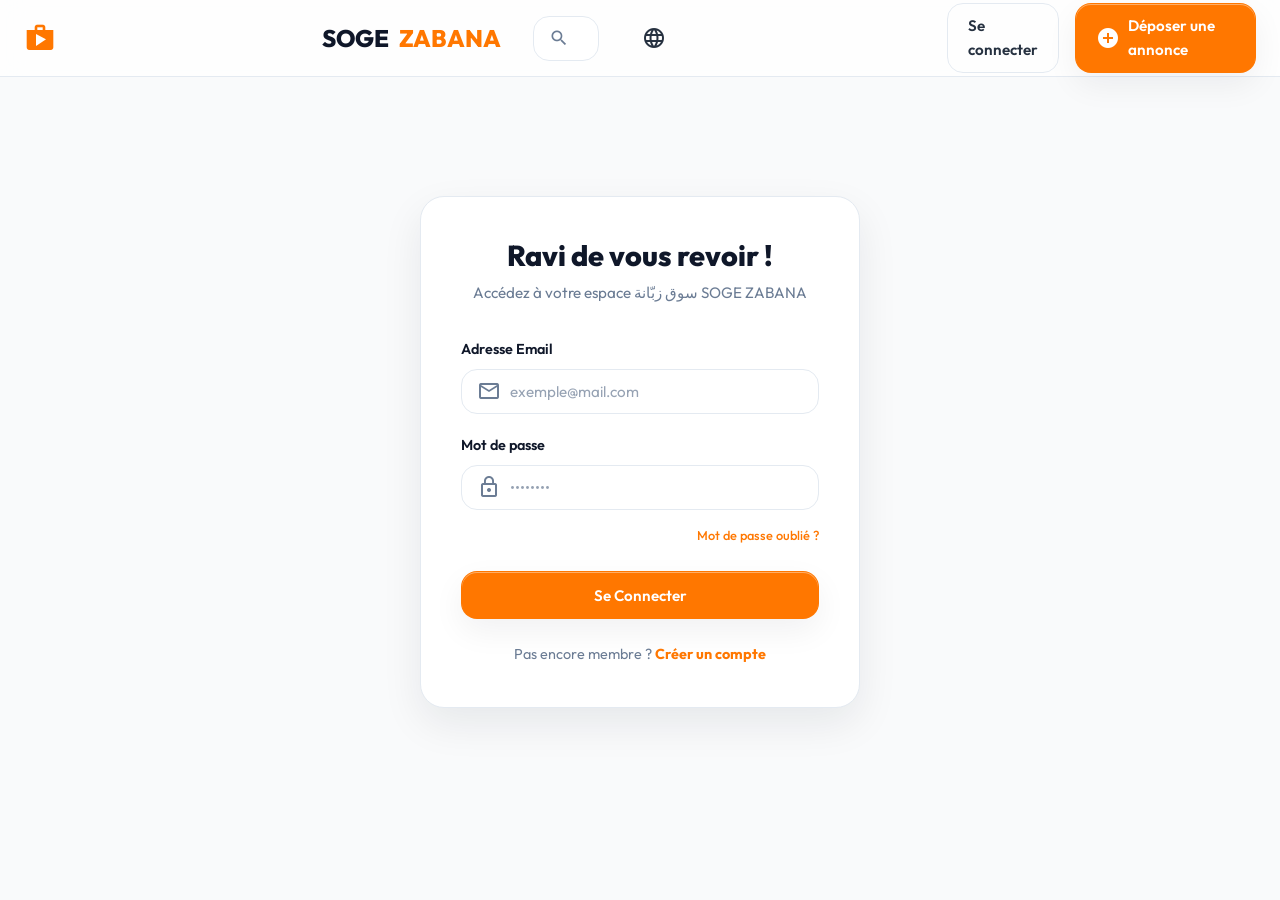
<file: favoris.html>
<!DOCTYPE html>
<html lang="fr">
<head>
    <meta charset="UTF-8">
    <meta name="viewport" content="width=device-width, initial-scale=1.0">
    <title>Mes Favoris - SOOG ZABANA</title>
    <!-- Google Fonts & Icons -->
    <link href="https://fonts.googleapis.com/icon?family=Material+Icons" rel="stylesheet">
    <link rel="stylesheet" href="css/style.css">
    <link rel="stylesheet" href="css/dark.css">
    <link rel="stylesheet" href="css/animation.css">
    <link rel="stylesheet" href="css/responsive.css">
</head>
<body>

    <!-- Header Section (Dynamic) -->
    <header></header>

    <main class="container" style="margin: 40px auto 80px;">
        <div style="display:flex; justify-content:space-between; align-items:center; margin-bottom:32px;">
            <h1 style="font-size:1.8rem; color:var(--secondary); font-weight:800;">Mes Annonces Favorites</h1>
            <a href="index.html" class="btn btn-outline">
                <span class="material-icons">search</span> Continuer mes recherches
            </a>
        </div>

        <!-- Target Grid listings -->
        <div id="favorites-listings-target" style="min-height:300px;">
            <div style="text-align:center; padding:100px 0; color:var(--text-muted);">
                <span class="material-icons" style="font-size:40px; animation:spin 1.5s infinite linear;">sync</span>
                <br>Chargement de vos favoris...
            </div>
        </div>
    </main>

    <!-- Footer page block -->
    <footer>
        <div class="container footer-grid">
            <div class="footer-about">
                <a href="#" class="logo-link" style="color:white; font-size:1.8rem; font-weight:800;">
                    SOGE <span class="highlight">ZABANA</span>
                </a>
                <p>Le marché national 100% digital pour acheter et vendre en toute sécurité et simplicité dans toute l'Algérie.</p>
            </div>
            <div>
                <h3 class="footer-title">Liens Utiles</h3>
                <ul class="footer-links">
                    <li><a href="index.html">Accueil</a></li>
                    <li><a href="publier.html">Déposer une Annonce</a></li>
                    <li><a href="favoris.html">Mes Favoris</a></li>
                </ul>
            </div>
            <div>
                <h3 class="footer-title">Catégories</h3>
                <ul class="footer-links">
                    <li><a href="index.html?category=2">Véhicules</a></li>
                    <li><a href="index.html?category=3">Immobilier</a></li>
                    <li><a href="index.html?category=1">Hautes Technologies</a></li>
                </ul>
            </div>
            <div>
                <h3 class="footer-title">Nous Contacter</h3>
                <ul class="footer-links">
                    <li><a href="mailto:support@soog.dz">support@soog.dz</a></li>
                    <li><a href="tel:0550112233">+213 (0) 550 11 22 33</a></li>
                    <li><a href="#">Oran, Algérie</a></li>
                </ul>
            </div>
        </div>
        <div class="container footer-bottom">
            <span>&copy; 2026 SOGE ZABANA. Tous droits réservés.</span>
            <div class="social-links">
                <a href="#" class="social-icon"><span class="material-icons" style="font-size: 20px;">facebook</span></a>
                <a href="#" class="social-icon"><span class="material-icons" style="font-size: 20px;">send</span></a>
            </div>
        </div>
    </footer>

    <!-- Core Javascript Codes load -->
    <script src="js/config.js"></script>
    <script src="js/api.js"></script>
    <script src="js/auth.js"></script>
    <script src="js/app.js"></script>
    <script src="js/annonces.js"></script>
    <script>
        document.addEventListener('DOMContentLoaded', async () => {
            // Guard
            Auth.requireAuth();

            const user = Auth.getCurrentUser();
            const res = await API.call('getFavoris', { utilisateur_id: user.id });

            if (res.success) {
                if (res.data.length === 0) {
                    document.getElementById('favorites-listings-target').innerHTML = `
                        <div style="text-align: center; padding: 64px 24px; background: var(--surface); border:1px solid var(--border); border-radius: var(--radius-lg);">
                            <span class="material-icons" style="font-size:56px; color:var(--text-muted); margin-bottom:16px;">favorite_border</span>
                            <h3 style="color:var(--secondary); font-size:1.2rem; margin-bottom:8px;">Aucun favori enregistré</h3>
                            <p style="color:var(--text-muted); font-size:0.95rem; margin-bottom:24px; max-width:400px; margin-left:auto; margin-right:auto;">Cliquez sur l'icône de cœur sur les fiches d'annonces de notre catalogue pour les retrouver ici à tout moment.</p>
                            <a href="index.html" class="btn btn-primary">Parcourir les annonces</a>
                        </div>
                    `;
                } else {
                    Annonces.renderGrid('favorites-listings-target', res.data);
                }
            } else {
                alert("Une erreur s'est produite lors de la récupération des favoris.");
            }
        });
    </script>
</body>
</html>
</file>
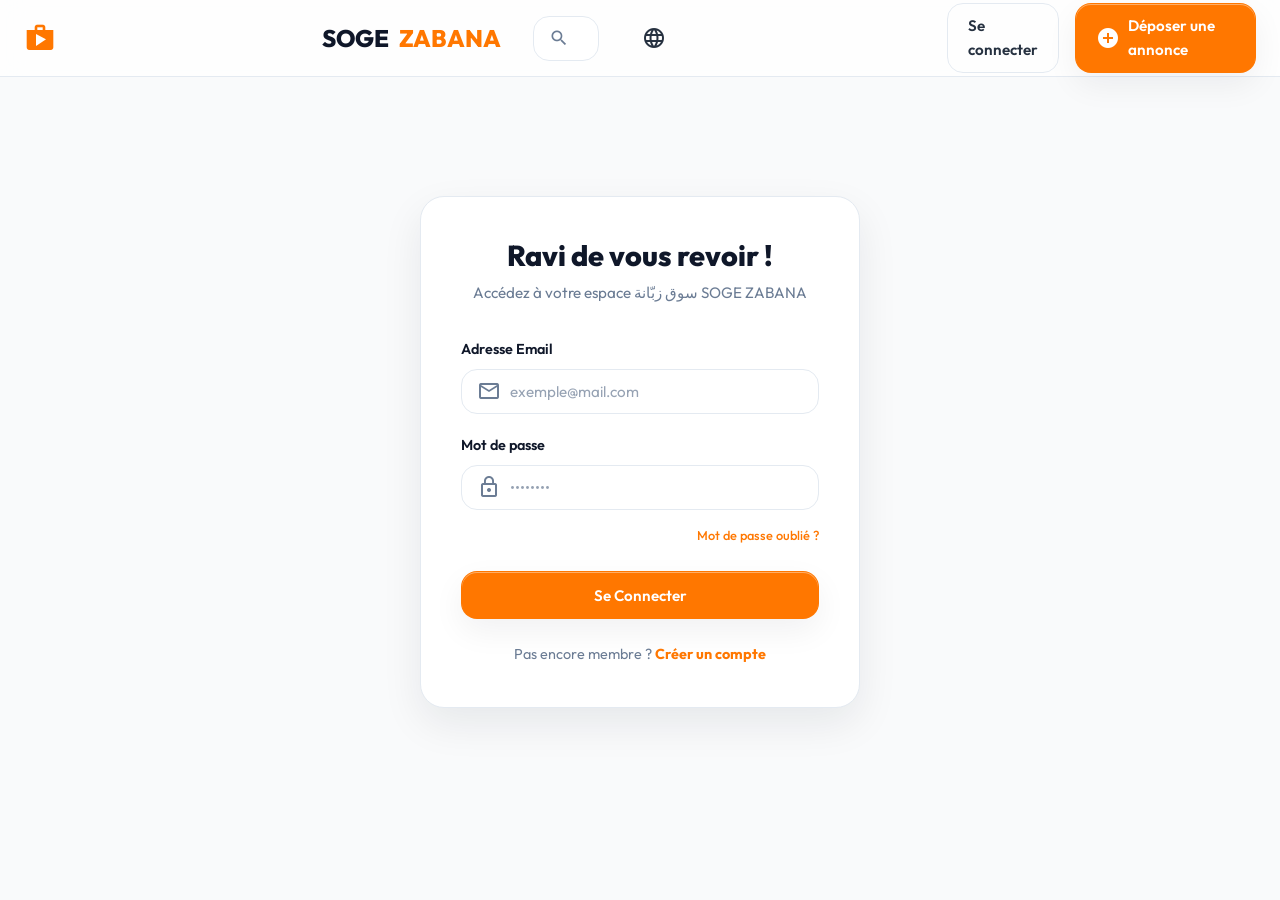
<file: login.html>
<!DOCTYPE html>
<html lang="fr">
<head>
    <meta charset="UTF-8">
    <meta name="viewport" content="width=device-width, initial-scale=1.0">
    <title>Connexion - SOOG ZABANA</title>
    <!-- Google Fonts & Icons -->
    <link href="https://fonts.googleapis.com/icon?family=Material+Icons" rel="stylesheet">
    <link rel="stylesheet" href="css/style.css">
    <link rel="stylesheet" href="css/dark.css">
    <link rel="stylesheet" href="css/animation.css">
    <link rel="stylesheet" href="css/responsive.css">
    <style>
        .auth-wrapper {
            display: flex;
            align-items: center;
            justify-content: center;
            min-height: calc(100vh - 150px);
            padding: 40px 24px;
        }
        .auth-card {
            background: var(--surface);
            border: 1px solid var(--border);
            border-radius: var(--radius-lg);
            width: 100%;
            max-width: 440px;
            padding: 40px;
            box-shadow: var(--shadow-lg);
            transition: var(--transition);
        }
        .auth-title {
            font-size: 1.8rem;
            font-weight: 800;
            margin-bottom: 8px;
            text-align: center;
            color: var(--secondary);
        }
        .auth-subtitle {
            text-align: center;
            color: var(--text-muted);
            font-size: 0.95rem;
            margin-bottom: 32px;
        }
    </style>
</head>
<body>

    <!-- Header Section (Dynamic) -->
    <header></header>

    <main class="container auth-wrapper">
        <div class="auth-card animate-fade-up">
            <h1 class="auth-title">Ravi de vous revoir !</h1>
            <p class="auth-subtitle">Accédez à votre espace سوق زبّانة SOGE ZABANA</p>
            
            <!-- Error Banner Message -->
            <div id="auth-error-banner" style="display:none; padding:12px 16px; background:rgba(239, 68, 68, 0.1); border:1px solid var(--error); color:var(--error); border-radius:var(--radius-sm); margin-bottom:20px; font-weight:600; font-size: 0.9rem;"></div>

            <form id="login-form">
                <!-- Email field -->
                <div class="form-group">
                    <label class="form-label" for="login-email">Adresse Email</label>
                    <div class="form-control-icon-wrapper">
                        <span class="material-icons form-icon">mail_outline</span>
                        <input type="email" id="login-email" class="form-control" placeholder="exemple@mail.com" required>
                    </div>
                </div>

                <!-- Password field -->
                <div class="form-group">
                    <label class="form-label" for="login-password">Mot de passe</label>
                    <div class="form-control-icon-wrapper">
                        <span class="material-icons form-icon">lock_outline</span>
                        <input type="password" id="login-password" class="form-control" placeholder="••••••••" required>
                    </div>
                    <div style="text-align: right; margin-top: 4px;">
                        <a href="#" style="font-size: 0.8rem; color:var(--primary); font-weight:500;">Mot de passe oublié ?</a>
                    </div>
                </div>

                <div class="form-group" style="margin-top:24px;">
                    <button type="submit" id="login-submit-btn" class="btn btn-primary" style="width:100%; height:48px;">
                        Se Connecter
                    </button>
                </div>
            </form>

            <div style="text-align:center; margin-top:24px; font-size:0.9rem; color:var(--text-muted);">
                Pas encore membre ? <a href="register.html" style="color:var(--primary); font-weight:700;">Créer un compte</a>
            </div>
        </div>
    </main>

    <!-- Core Javascript Codes load -->
    <script src="js/config.js"></script>
    <script src="js/api.js"></script>
    <script src="js/auth.js"></script>
    <script src="js/app.js"></script>
    <script>
        document.addEventListener('DOMContentLoaded', () => {
            // Check if user is already signed in
            if (Auth.isAuthenticated()) {
                window.location.href = "index.html";
            }

            const form = document.getElementById('login-form');
            const submitBtn = document.getElementById('login-submit-btn');
            const errBanner = document.getElementById('auth-error-banner');

            form.addEventListener('submit', async (e) => {
                e.preventDefault();
                errBanner.style.display = 'none';

                const email = document.getElementById('login-email').value.trim();
                const pass = document.getElementById('login-password').value;

                submitBtn.disabled = true;
                submitBtn.innerText = "Connexion...";

                const res = await Auth.login(email, pass);

                if (res.success) {
                    // Extract redirect URL parameters if exists
                    const urlParams = new URLSearchParams(window.location.search);
                    const redirect = urlParams.get('redirect');
                    window.location.href = redirect ? decodeURIComponent(redirect) : "index.html";
                } else {
                    submitBtn.disabled = false;
                    submitBtn.innerText = "Se Connecter";
                    errBanner.innerText = res.error || "Une erreur est survenue lors de la connexion.";
                    errBanner.style.display = 'block';
                }
            });
        });
    </script>
</body>
</html>
</file>
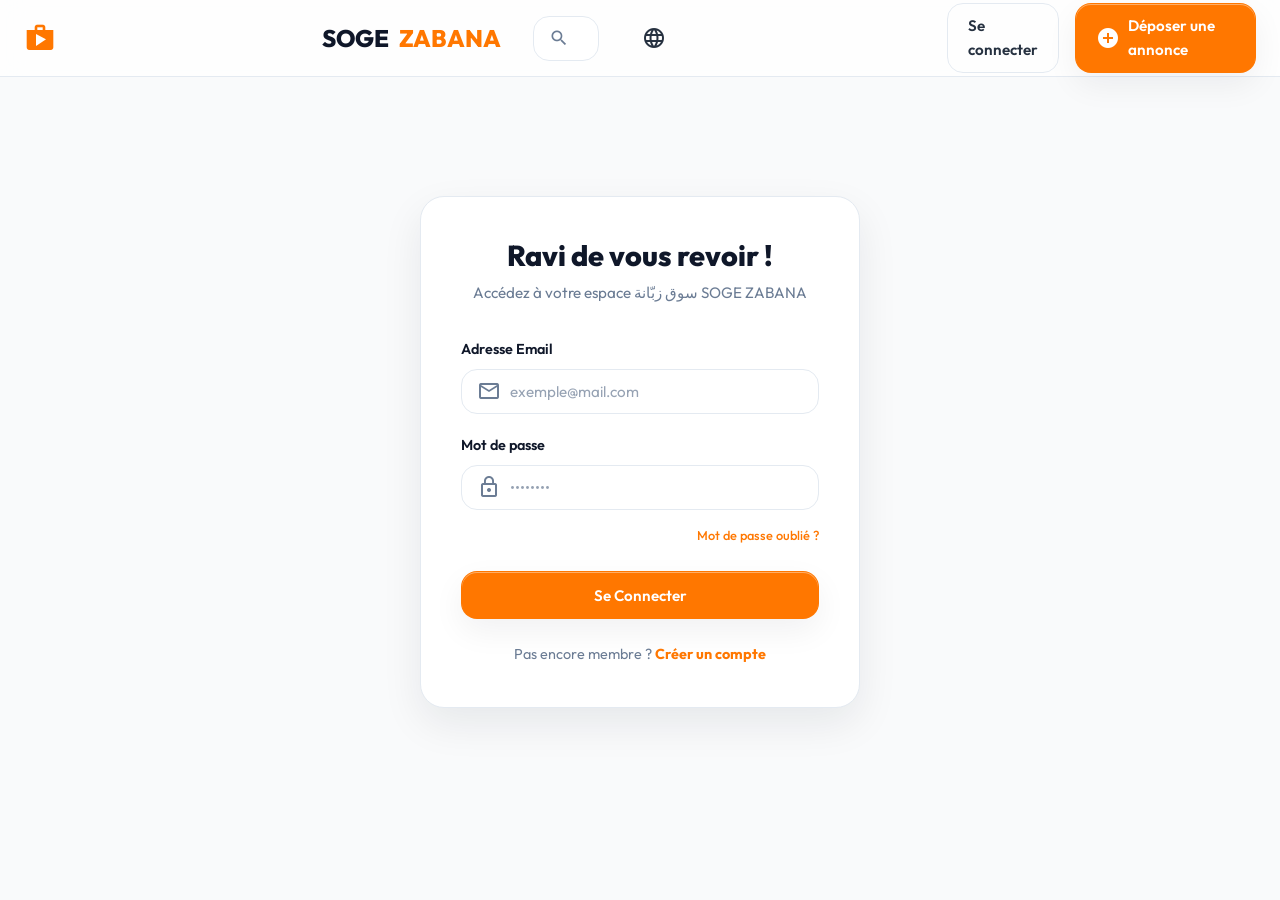
<file: profil.html>
<!DOCTYPE html>
<html lang="fr">
<head>
    <meta charset="UTF-8">
    <meta name="viewport" content="width=device-width, initial-scale=1.0">
    <title>Mon Profil - SOOG ZABANA</title>
    <!-- Google Fonts & Icons -->
    <link href="https://fonts.googleapis.com/icon?family=Material+Icons" rel="stylesheet">
    <link rel="stylesheet" href="css/style.css">
    <link rel="stylesheet" href="css/dark.css">
    <link rel="stylesheet" href="css/animation.css">
    <link rel="stylesheet" href="css/responsive.css">
    <style>
        .profile-container-layout {
            margin: 40px auto 80px;
            display: grid;
            grid-template-columns: 260px 1fr;
            gap: 32px;
        }
        .profile-sidebar {
            background: var(--surface);
            border: 1px solid var(--border);
            border-radius: var(--radius-lg);
            padding: 24px 16px;
            height: fit-content;
            box-shadow: var(--shadow-sm);
        }
        .profile-menu-list {
            list-style: none;
            display: flex;
            flex-direction: column;
            gap: 8px;
        }
        .profile-menu-item {
            display: flex;
            align-items: center;
            gap: 12px;
            padding: 12px 16px;
            border-radius: var(--radius-md);
            font-weight: 600;
            color: var(--text-muted);
            cursor: pointer;
            transition: var(--transition);
        }
        .profile-menu-item:hover, .profile-menu-item.active {
            color: var(--primary);
            background: var(--primary-soft);
        }
        .profile-content-box {
            background: var(--surface);
            border: 1px solid var(--border);
            border-radius: var(--radius-lg);
            padding: 32px;
            box-shadow: var(--shadow-sm);
        }
        /* Mobile dashboard rules */
        @media(max-width: 900px) {
            .profile-container-layout {
                grid-template-columns: 1fr;
            }
        }
        /* Chat box specifics styling */
        .chat-app-box {
            display: grid;
            grid-template-columns: 240px 1fr;
            height: 500px;
            border: 1px solid var(--border);
            border-radius: var(--radius-md);
            overflow: hidden;
            background: var(--surface);
        }
        .chat-contacts-col {
            border-right: 1px solid var(--border);
            overflow-y: auto;
            background: var(--bg);
        }
        .chat-contact-row {
            padding: 16px;
            border-bottom: 1px solid var(--border);
            cursor: pointer;
            transition: var(--transition);
        }
        .chat-contact-row.active {
            background: var(--surface);
            border-left: 4px solid var(--primary);
        }
        .chat-viewport-col {
            display: flex;
            flex-direction: column;
            height: 100%;
        }
        .chat-history-viewport {
            flex: 1;
            padding: 20px;
            overflow-y: auto;
            background: rgba(15,23,42,0.01);
            display: flex;
            flex-direction: column;
            gap: 12px;
        }
        .chat-bubble {
            max-width: 70%;
            padding: 10px 16px;
            border-radius: var(--radius-md);
            font-size: 0.9rem;
        }
        .chat-bubble.sent {
            background: var(--primary);
            color: white;
            align-self: flex-end;
            border-bottom-right-radius: 2px;
        }
        .chat-bubble.received {
            background: var(--bg);
            color: var(--text);
            align-self: flex-start;
            border-bottom-left-radius: 2px;
            border: 1px solid var(--border);
        }
        .chat-input-row {
            padding: 12px 16px;
            border-top: 1px solid var(--border);
            display: flex;
            gap: 12px;
            background: var(--surface);
        }
    </style>
</head>
<body>

    <!-- Header Section (Dynamic) -->
    <header></header>

    <main class="container profile-container-layout">
        <!-- Dashboard Sidebar navigation -->
        <aside class="profile-sidebar">
            <div style="text-align:center; padding:16px 0 24px; border-bottom:1px solid var(--border); margin-bottom:20px;">
                <div class="profile-avatar" id="sidebar-user-avatar" style="width:64px; height:64px; margin:0 auto 12px; border-radius:50%; background:var(--secondary); color:white; display:flex; align-items:center; justify-content:center; font-size:1.8rem; font-weight:800;">U</div>
                <h3 id="sidebar-user-name" style="font-size:1.05rem; font-weight:700;">Chargement...</h3>
                <span id="sidebar-user-email" style="font-size:0.75rem; color:var(--text-muted);">...</span>
            </div>
            
            <ul class="profile-menu-list">
                <li class="profile-menu-item active" data-tab="account">
                    <span class="material-icons">manage_accounts</span> Mon Compte
                </li>
                <li class="profile-menu-item" data-tab="ads">
                    <span class="material-icons">collections</span> Mes Annonces
                </li>
                <li class="profile-menu-item" data-tab="chat">
                    <span class="material-icons">chat</span> Messagerie
                </li>
            </ul>
        </aside>

        <!-- Dynamic profile window section changes -->
        <section class="profile-content-box animate-fade-up">
            
            <!-- A. Account Settings Panel Tab -->
            <div id="tab-section-account" class="tab-target-panel">
                <h2 style="font-size:1.3rem; margin-bottom:24px; color:var(--secondary);">Paramètres du Compte</h2>
                <form id="profile-details-form">
                    <div style="display:grid; grid-template-columns: 1fr 1fr; gap:16px;">
                        <div class="form-group">
                            <label class="form-label" for="prof-prenom">Prénom</label>
                            <input type="text" id="prof-prenom" class="form-control" required>
                        </div>
                        <div class="form-group">
                            <label class="form-label" for="prof-nom">Nom</label>
                            <input type="text" id="prof-nom" class="form-control" required>
                        </div>
                    </div>

                    <div class="form-group">
                        <label class="form-label" for="prof-email">Adresse Email</label>
                        <input type="email" id="prof-email" class="form-control" required>
                    </div>

                    <div class="form-group">
                        <label class="form-label" for="prof-tel">Téléphone</label>
                        <input type="tel" id="prof-tel" class="form-control" required>
                    </div>

                    <div class="form-group">
                        <label class="form-label" for="prof-pass">Nouveau mot de passe (laisser vide pour inchangé)</label>
                        <input type="password" id="prof-pass" class="form-control" placeholder="••••••••">
                    </div>

                    <button type="submit" class="btn btn-primary" style="margin-top:20px; height:48px;">Sauvegarder les modifications</button>
                </form>
            </div>

            <!-- B. My Ads Panel Tab -->
            <div id="tab-section-ads" class="tab-target-panel" style="display:none;">
                <h2 style="font-size:1.3rem; margin-bottom:24px; color:var(--secondary);">Gestion de mes annonces</h2>
                <div id="my-profile-ads-grid" style="display:grid; grid-template-columns:repeat(auto-fill, minmax(220px, 1fr)); gap:20px;"></div>
            </div>

            <!-- C. Private Live messages panel -->
            <div id="tab-section-chat" class="tab-target-panel" style="display:none;">
                <h2 style="font-size:1.3rem; margin-bottom:24px; color:var(--secondary);">Messagerie Privée</h2>
                
                <div class="chat-app-box">
                    <!-- Conversations list column left -->
                    <div class="chat-contacts-col" id="chat-contacts-target"></div>
                    
                    <!-- Viewport thread display right -->
                    <div class="chat-viewport-col">
                        <div class="chat-history-viewport" id="chat-conversation-thread">
                            <div style="margin: auto; text-align:center; color:var(--text-muted);">
                                <span class="material-icons" style="font-size:48px;">chat_bubble_outline</span>
                                <div>Sélectionnez une discussion pour commencer à discuter</div>
                            </div>
                        </div>

                        <div class="chat-input-row" id="chat-entry-box" style="display:none;">
                            <input type="text" id="chat-text-input" class="form-control" placeholder="Votre message...">
                            <button id="chat-send-btn" class="btn btn-primary">
                                <span class="material-icons">send</span>
                            </button>
                        </div>
                    </div>
                </div>
            </div>
        </section>
    </main>

    <!-- Core Javascript Codes load -->
    <script src="js/config.js"></script>
    <script src="js/api.js"></script>
    <script src="js/auth.js"></script>
    <script src="js/app.js"></script>
    <script src="js/annonces.js"></script>
    <script>
        document.addEventListener('DOMContentLoaded', async () => {
            // Guard auth
            Auth.requireAuth();

            const user = Auth.getCurrentUser();
            
            // Populate sidebar
            document.getElementById('sidebar-user-avatar').innerText = user.prenom.charAt(0).toUpperCase();
            document.getElementById('sidebar-user-name').innerText = `${user.prenom} ${user.nom}`;
            document.getElementById('sidebar-user-email').innerText = user.email;

            // Prefill Profile form settings
            document.getElementById('prof-prenom').value = user.prenom;
            document.getElementById('prof-nom').value = user.nom;
            document.getElementById('prof-email').value = user.email;
            document.getElementById('prof-tel').value = user.telephone;

            // Tab toggling links logic
            const sidebarTabs = document.querySelectorAll('.profile-menu-item');
            sidebarTabs.forEach(tab => {
                tab.addEventListener('click', () => {
                    sidebarTabs.forEach(t => t.classList.remove('active'));
                    tab.classList.add('active');

                    const target = tab.getAttribute('data-tab');
                    document.querySelectorAll('.tab-target-panel').forEach(p => p.style.display = 'none');
                    document.getElementById(`tab-section-${target}`).style.display = 'block';

                    if (target === 'ads') loadUserPublishings();
                    if (target === 'chat') loadUserMessages();
                });
            });

            // Redirect to appropriate tab from URL param
            const urlParams = new URLSearchParams(window.location.search);
            const tabParam = urlParams.get('tab');
            if (tabParam) {
                const tabEl = document.querySelector(`.profile-menu-item[data-tab="${tabParam}"]`);
                if (tabEl) tabEl.click();
            }

            // Save Account modifications
            const profileForm = document.getElementById('profile-details-form');
            profileForm.addEventListener('submit', async (e) => {
                e.preventDefault();

                const updates = {
                    prenom: document.getElementById('prof-prenom').value.trim(),
                    nom: document.getElementById('prof-nom').value.trim(),
                    email: document.getElementById('prof-email').value.trim(),
                    telephone: document.getElementById('prof-tel').value.trim(),
                };

                const newPass = document.getElementById('prof-pass').value;
                if (newPass) updates.mot_de_passe = newPass;

                const res = await API.call('modifierUtilisateur', { id: user.id, role: user.role, updates });
                if (res.success) {
                    alert("Compte mis à jour !");
                    // Sync session cache
                    localStorage.setItem(CONFIG.STORAGE_PREFIX + "session", JSON.stringify({ ...user, ...updates }));
                    window.location.reload();
                } else {
                    alert(res.error);
                }
            });

            // LOAD Tab Part B: User Listings
            async function loadUserPublishings() {
                const adsContainer = document.getElementById('my-profile-ads-grid');
                adsContainer.innerHTML = '<div style="grid-column:1/-1; text-align:center;">Chargement...</div>';

                const results = await API.call('getAnnonces', { includeInactive: true });
                if (results.success) {
                    // Filter matching ads belonging to user
                    const myAds = results.data.filter(a => a.utilisateur_id == user.id);
                    adsContainer.innerHTML = '';

                    if (myAds.length === 0) {
                        adsContainer.innerHTML = `<div style="grid-column: 1/-1; text-align:center; color:var(--text-muted); padding:32px;">Aucun dépôt d'annonce effectué.</div>`;
                        return;
                    }

                    myAds.forEach(ad => {
                        const card = document.createElement('div');
                        card.className = 'card';
                        card.style.background = 'var(--surface)';
                        card.style.border = '1px solid var(--border)';
                        card.style.borderRadius = 'var(--radius-md)';
                        card.style.overflow = 'hidden';
                        card.style.position = 'relative';

                        const imgUrl = ad.images[0] || 'data:image/svg+xml;utf8,<svg xmlns="http://www.w3.org/2000/svg" width="300" height="200" fill="%23eee"></svg>';
                        const statusClass = ad.statut === 'valide' ? 'badge-success' : 'badge-danger';

                        card.innerHTML = `
                            <div style="aspect-ratio:16/9; overflow:hidden;">
                                <img src="${imgUrl}" style="width:100%; height:100%; object-fit:cover;">
                            </div>
                            <div style="padding:12px;">
                                <h4 style="font-size:0.85rem; font-weight:700; white-space:nowrap; overflow:hidden; text-overflow:ellipsis;">${ad.titre}</h4>
                                <div style="display:flex; justify-content:space-between; align-items:center; margin-top:8px;">
                                    <span class="badge ${statusClass}">${ad.statut.toUpperCase()}</span>
                                    <button class="btn-delete-ad" data-id="${ad.id}" style="border:none; background:transparent; color:var(--error); cursor:pointer;"><span class="material-icons" style="font-size:18px;">delete</span></button>
                                </div>
                            </div>
                        `;

                        card.querySelector('.btn-delete-ad').addEventListener('click', async (e) => {
                            e.preventDefault();
                            if (confirm("Voulez-vous supprimer définitivement cette annonce ?")) {
                                const delRes = await API.call('supprimerAnnonce', { id: ad.id, utilisateur_id: user.id });
                                if (delRes.success) {
                                    loadUserPublishings();
                                } else {
                                    alert(delRes.error);
                                }
                            }
                        });

                        adsContainer.appendChild(card);
                    });
                }
            }

            // LOAD Tab Part C: Messagerie Live chats
            let activeContactId = null;
            let activeAdId = null;
            let chatPoller = null;

            async function loadUserMessages() {
                const contactsBox = document.getElementById('chat-contacts-target');
                contactsBox.innerHTML = '<div style="padding:16px; text-align:center;">...</div>';

                const msgResults = await API.call('getMessages', { utilisateur_id: user.id });
                if (msgResults.success) {
                    const messages = msgResults.data;
                    const threadedContacts = {};

                    // Reduce messages into unique contact+ad keys
                    messages.forEach(m => {
                        const otherId = m.expediteur_id == user.id ? m.destinataire_id : m.expediteur_id;
                        const key = `${otherId}-${m.annonce_id}`;
                        if (!threadedContacts[key]) {
                            threadedContacts[key] = {
                                otherId,
                                adId: m.annonce_id,
                                latestMsg: m,
                                count: 1
                            };
                        } else {
                            if (new Date(m.date_envoi) > new Date(threadedContacts[key].latestMsg.date_envoi)) {
                                threadedContacts[key].latestMsg = m;
                            }
                            threadedContacts[key].count++;
                        }
                    });

                    contactsBox.innerHTML = '';
                    const contactKeys = Object.keys(threadedContacts);
                    
                    if (contactKeys.length === 0) {
                        contactsBox.innerHTML = '<div style="padding:20px; text-align:center; color:var(--text-muted); font-size:0.85rem;">Aucune conversation</div>';
                        return;
                    }

                    // Loop dynamic listings card row contacts list
                    for (const key of contactKeys) {
                        const context = threadedContacts[key];
                        // Fetch other user name
                        const usersListResult = await API.call('getAdminUsers', { role: 'admin' }); // Hack, emulator fetches all matching
                        const otherUser = usersListResult.success ? usersListResult.data.find(u => u.id == context.otherId) : null;
                        const otherName = otherUser ? `${otherUser.prenom} ${otherUser.nom}` : `Acheteur #${context.otherId}`;
                        
                        const row = document.createElement('div');
                        row.className = `chat-contact-row ${activeContactId === context.otherId && activeAdId === context.adId ? 'active' : ''}`;
                        row.innerHTML = `
                            <div style="font-weight:700; font-size:0.85rem; color:var(--secondary);">${otherName}</div>
                            <div style="font-size:0.7rem; color:var(--text-muted); white-space:nowrap; overflow:hidden; text-overflow:ellipsis; margin-top:4px;">${context.latestMsg.message}</div>
                        `;

                        row.addEventListener('click', () => {
                            document.querySelectorAll('.chat-contact-row').forEach(r => r.classList.remove('active'));
                            row.classList.add('active');
                            openConversation(context.otherId, context.adId);
                        });

                        contactsBox.appendChild(row);
                    }
                }
            }

            // Fetch chat history of selected conversation
            async function openConversation(otherId, adId) {
                activeContactId = otherId;
                activeAdId = adId;

                const threadViewport = document.getElementById('chat-conversation-thread');
                const entryBox = document.getElementById('chat-entry-box');
                
                threadViewport.innerHTML = '<div style="margin:auto;">Chargement de la discussion...</div>';
                entryBox.style.display = 'flex';

                // Fetch details
                const fetchConvoHistory = async () => {
                    const msgResults = await API.call('getMessages', { utilisateur_id: user.id });
                    if (msgResults.success && activeContactId === otherId && activeAdId === adId) {
                        // Filter matching messages
                        const filtered = msgResults.data.filter(m => 
                            (m.expediteur_id == user.id && m.destinataire_id == otherId && m.annonce_id == adId) ||
                            (m.expediteur_id == otherId && m.destinataire_id == user.id && m.annonce_id == adId)
                        );

                        threadViewport.innerHTML = '';
                        filtered.forEach(m => {
                            const chatBubble = document.createElement('div');
                            chatBubble.className = `chat-bubble ${m.expediteur_id == user.id ? 'sent' : 'received'}`;
                            chatBubble.innerText = m.message;
                            threadViewport.appendChild(chatBubble);
                        });
                        
                        // Scroll to bottom
                        threadViewport.scrollTop = threadViewport.scrollHeight;
                    }
                };

                await fetchConvoHistory();

                // Setup live simulated socket/polling
                if (chatPoller) clearInterval(chatPoller);
                chatPoller = setInterval(fetchConvoHistory, 3000);
            }

            // Send message inside conversation
            const sendBtn = document.getElementById('chat-send-btn');
            const chatInput = document.getElementById('chat-text-input');

            const sendMsgAction = async () => {
                const text = chatInput.value.trim();
                if (!text || !activeContactId || !activeAdId) return;

                const res = await API.call('envoyerMessage', {
                    expediteur_id: user.id,
                    destinataire_id: activeContactId,
                    annonce_id: activeAdId,
                    message: text
                });

                if (res.success) {
                    chatInput.value = '';
                    // Append bubble instantly
                    const threadViewport = document.getElementById('chat-conversation-thread');
                    const bubble = document.createElement('div');
                    bubble.className = 'chat-bubble sent';
                    bubble.innerText = text;
                    threadViewport.appendChild(bubble);
                    threadViewport.scrollTop = threadViewport.scrollHeight;
                }
            };

            sendBtn.addEventListener('click', sendMsgAction);
            chatInput.addEventListener('keydown', (e) => {
                if (e.key === 'Enter') sendMsgAction();
            });

            // Prevent memory leaks on tab navigate
            window.addEventListener('beforeunload', () => {
                if (chatPoller) clearInterval(chatPoller);
            });
        });
    </script>
</body>
</html>
</file>
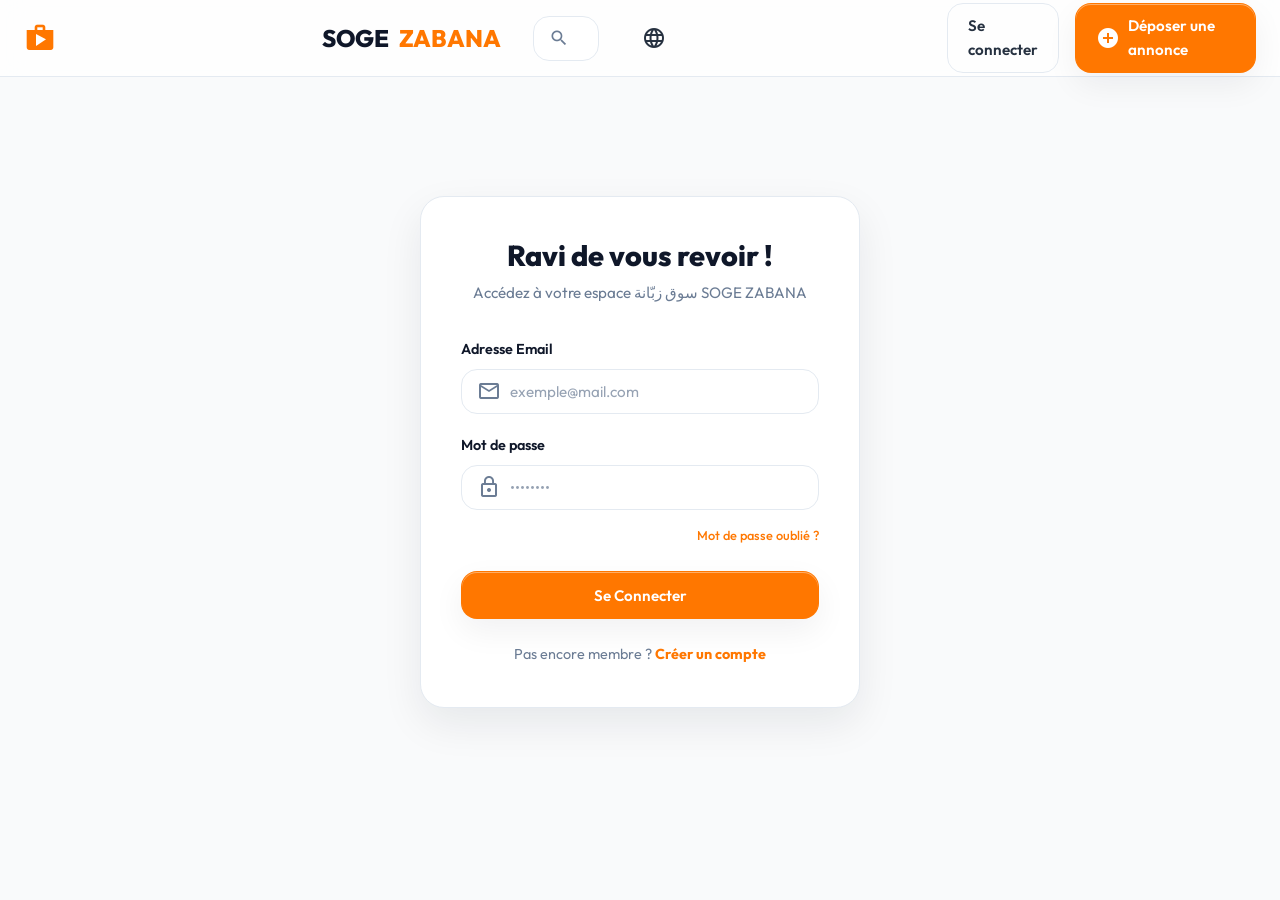
<file: publier.html>
<!DOCTYPE html>
<html lang="fr">
<head>
    <meta charset="UTF-8">
    <meta name="viewport" content="width=device-width, initial-scale=1.0">
    <title>Déposer une annonce - SOOG ZABANA</title>
    <!-- Google Fonts & Icons -->
    <link href="https://fonts.googleapis.com/icon?family=Material+Icons" rel="stylesheet">
    <link rel="stylesheet" href="css/style.css">
    <link rel="stylesheet" href="css/dark.css">
    <link rel="stylesheet" href="css/animation.css">
    <link rel="stylesheet" href="css/responsive.css">
    <style>
        .publishing-wrapper {
            max-width: 800px;
            margin: 40px auto 80px;
        }
        .publish-card {
            background: var(--surface);
            border: 1px solid var(--border);
            border-radius: var(--radius-lg);
            padding: 40px;
            box-shadow: var(--shadow-sm);
        }
        .page-header-title {
            font-size: 2rem;
            font-weight: 800;
            color: var(--secondary);
            margin-bottom: 24px;
        }
        .upload-dashed-box {
            border: 2px dashed var(--border);
            border-radius: var(--radius-md);
            padding: 32px;
            display: flex;
            flex-direction: column;
            align-items: center;
            justify-content: center;
            gap: 12px;
            cursor: pointer;
            transition: var(--transition);
        }
        .upload-dashed-box:hover {
            border-color: var(--primary);
            background: var(--primary-soft);
        }
    </style>
</head>
<body>

    <!-- Header Section (Dynamic) -->
    <header></header>

    <main class="container publishing-wrapper">
        <h1 class="page-header-title">Publier une annonce</h1>

        <div class="publish-card">
            <form id="publish-ad-form">
                <!-- Title field -->
                <div class="form-group">
                    <label class="form-label" for="pub-titre">Titre de l'annonce *</label>
                    <input type="text" id="pub-titre" class="form-control" placeholder="Ex: Renault Symbol 1.6 MPI 2015" required>
                    <span style="font-size:0.75rem; color:var(--text-muted);">Soyez clair et précis dans le titre pour optimiser la recherche.</span>
                </div>

                <!-- Categories list selection -->
                <div class="form-group">
                    <label class="form-label" for="pub-categorie">Catégorie *</label>
                    <select id="pub-categorie" class="form-control" required>
                        <option value="" disabled selected>Choisir une catégorie</option>
                    </select>
                </div>

                <!-- Price and details -->
                <div class="form-group">
                    <label class="form-label" for="pub-prix">Prix (DA) *</label>
                    <div style="display:flex; align-items:center; gap:12px;">
                        <input type="number" id="pub-prix" class="form-control" placeholder="Ex: 1500000" style="flex:1;" required>
                        <label style="display:inline-flex; align-items:center; gap:6px; cursor:pointer; font-weight:500;">
                            <input type="checkbox" id="pub-negociable"> Négociable
                        </label>
                    </div>
                </div>

                <!-- Wilaya/Commune flex cascade selection -->
                <div style="display:grid; grid-template-columns: 1fr 1fr; gap:16px;">
                    <div class="form-group">
                        <label class="form-label" for="pub-wilaya">Wilaya *</label>
                        <select id="pub-wilaya" class="form-control" required></select>
                    </div>
                    <div class="form-group">
                        <label class="form-label" for="pub-commune">Commune *</label>
                        <select id="pub-commune" class="form-control" disabled required>
                            <option value="" disabled selected>Sélectionner la commune</option>
                        </select>
                    </div>
                </div>

                <!-- Contact phone number -->
                <div class="form-group">
                    <label class="form-label" for="pub-tel">Numéro de téléphone de contact *</label>
                    <input type="tel" id="pub-tel" class="form-control" placeholder="Ex: 0550112233" required>
                </div>

                <!-- Description -->
                <div class="form-group">
                    <label class="form-label" for="pub-desc">Description longue *</label>
                    <textarea id="pub-desc" class="form-control" rows="6" placeholder="Décrivez votre objet en détail. Indiquez l'état général, les éventuels défauts, etc." required></textarea>
                </div>

                <!-- Drag & drop pictures container -->
                <div class="form-group" style="margin-top:24px;">
                    <label class="form-label">Photos (Max. 5) *</label>
                    
                    <div class="upload-dashed-box" id="drag-drop-zone">
                        <span class="material-icons" style="font-size:48px; color:var(--text-muted);">collections</span>
                        <span style="font-weight:600; color:var(--secondary);" data-i18n="uploadImages">Glisser-déposer des images ou cliquez pour choisir</span>
                        <input type="file" id="images-input-selector" accept="image/*" multiple style="display:none;">
                    </div>

                    <!-- Images previews target container -->
                    <div id="images-preview-grid"></div>
                </div>

                <!-- Action buttons -->
                <div style="display:flex; justify-content:flex-end; gap:12px; margin-top:40px; border-top:1px solid var(--border); padding-top:24px;">
                    <a href="index.html" class="btn btn-outline">Annuler</a>
                    <button type="submit" id="publishing-submit-btn" class="btn btn-primary" style="height:48px; padding:0 32px;">
                        Publier l'annonce
                    </button>
                </div>
            </form>
        </div>
    </main>

    <!-- Core Javascript Codes load -->
    <script src="js/config.js"></script>
    <script src="js/api.js"></script>
    <script src="js/auth.js"></script>
    <script src="js/upload.js"></script>
    <script src="js/app.js"></script>
    <script src="js/search.js"></script>
    <script>
        document.addEventListener('DOMContentLoaded', () => {
            // Guard
            Auth.requireAuth();

            // Setup cascading geographies selectors
            Search.initLocationDropdowns('pub-wilaya', 'pub-commune');

            // Populate categories elements inside select input
            const catSelect = document.getElementById('pub-categorie');
            CONFIG.CATEGORIES.forEach(c => {
                const opt = document.createElement('option');
                opt.value = c.id;
                opt.innerText = c.name;
                catSelect.appendChild(opt);
            });

            // Set default phone number from logged in user profile
            const activeUser = Auth.getCurrentUser();
            if (activeUser && activeUser.telephone) {
                document.getElementById('pub-tel').value = activeUser.telephone;
            }

            // Bind drag drop compressors engine
            Uploader.init('drag-drop-zone', 'images-input-selector', 'images-preview-grid');

            // Handle publishing submit action
            const form = document.getElementById('publish-ad-form');
            const submitBtn = document.getElementById('publishing-submit-btn');

            form.addEventListener('submit', async (e) => {
                e.preventDefault();

                const imgList = Uploader.getImages();
                if (imgList.length === 0) {
                    alert("Veuillez sélectionner au moins 1 image pour votre annonce.");
                    return;
                }

                submitBtn.disabled = true;
                submitBtn.innerText = "Téléchargement...";

                const adPayload = {
                    titre: document.getElementById('pub-titre').value.trim(),
                    description: document.getElementById('pub-desc').value.trim(),
                    prix: parseFloat(document.getElementById('pub-prix').value) || 0,
                    categorie_id: parseInt(document.getElementById('pub-categorie').value),
                    region: document.getElementById('pub-wilaya').value,
                    commune: document.getElementById('pub-commune').value,
                    utilisateur_id: activeUser.id,
                    telephone_contact: document.getElementById('pub-tel').value.trim(),
                    images: imgList
                };

                const res = await API.call('creerAnnonce', adPayload);

                if (res.success) {
                    alert("Votre annonce a été publiée avec succès !");
                    window.location.href = `annonce.html?id=${res.id}`;
                } else {
                    submitBtn.disabled = false;
                    submitBtn.innerText = "Publier l'annonce";
                    alert("Erreur de publication: " + res.error);
                }
            });
        });
    </script>
</body>
</html>
</file>
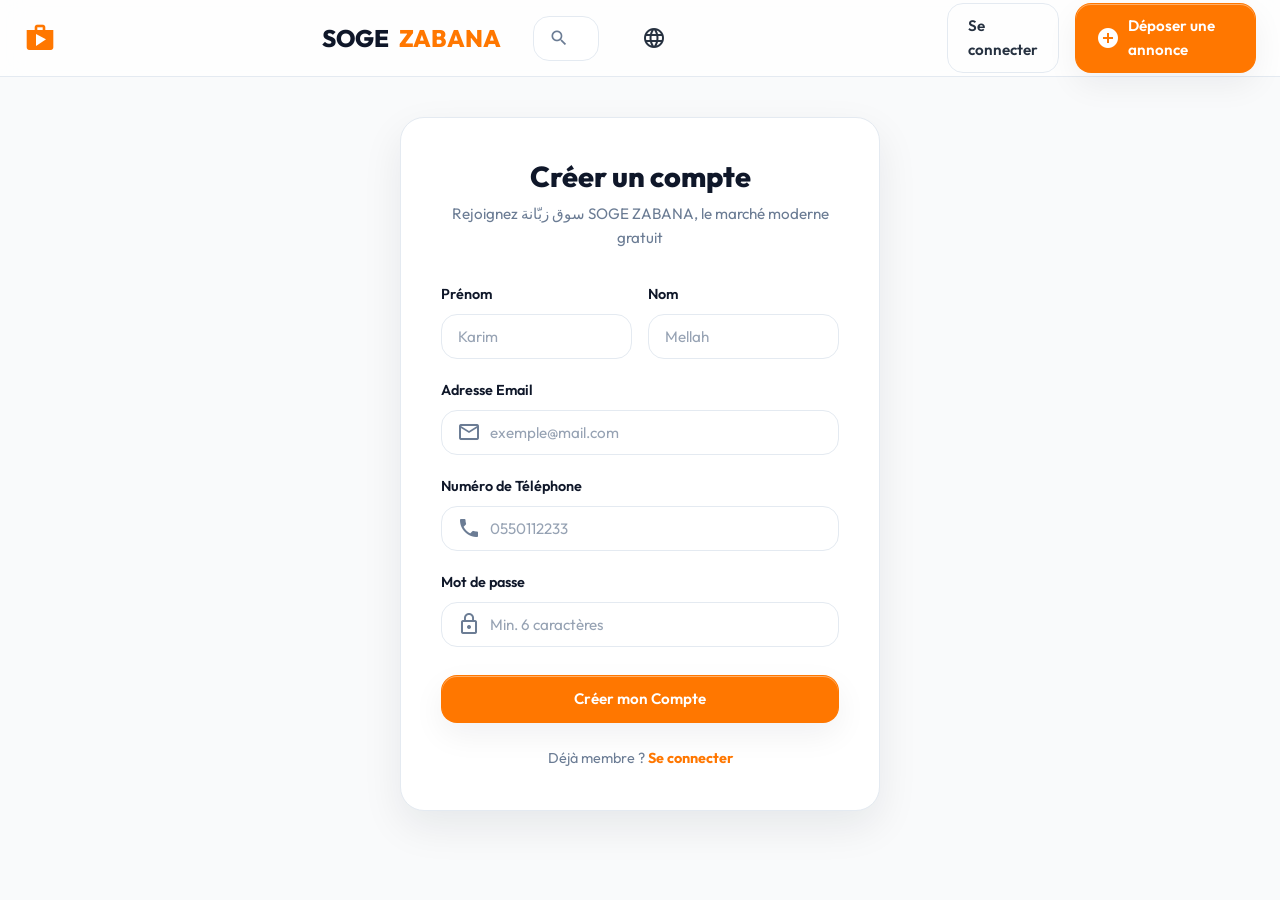
<file: register.html>
<!DOCTYPE html>
<html lang="fr">
<head>
    <meta charset="UTF-8">
    <meta name="viewport" content="width=device-width, initial-scale=1.0">
    <title>Inscription - SOOG ZABANA</title>
    <!-- Google Fonts & Icons -->
    <link href="https://fonts.googleapis.com/icon?family=Material+Icons" rel="stylesheet">
    <link rel="stylesheet" href="css/style.css">
    <link rel="stylesheet" href="css/dark.css">
    <link rel="stylesheet" href="css/animation.css">
    <link rel="stylesheet" href="css/responsive.css">
    <style>
        .auth-wrapper {
            display: flex;
            align-items: center;
            justify-content: center;
            min-height: calc(100vh - 150px);
            padding: 40px 24px;
        }
        .auth-card {
            background: var(--surface);
            border: 1px solid var(--border);
            border-radius: var(--radius-lg);
            width: 100%;
            max-width: 480px;
            padding: 40px;
            box-shadow: var(--shadow-lg);
            transition: var(--transition);
        }
        .auth-title {
            font-size: 1.8rem;
            font-weight: 800;
            margin-bottom: 8px;
            text-align: center;
            color: var(--secondary);
        }
        .auth-subtitle {
            text-align: center;
            color: var(--text-muted);
            font-size: 0.95rem;
            margin-bottom: 32px;
        }
    </style>
</head>
<body>

    <!-- Header Section (Dynamic) -->
    <header></header>

    <main class="container auth-wrapper">
        <div class="auth-card animate-fade-up">
            <h1 class="auth-title">Créer un compte</h1>
            <p class="auth-subtitle">Rejoignez سوق زبّانة SOGE ZABANA, le marché moderne gratuit</p>
            
            <!-- Error Banner Message -->
            <div id="auth-error-banner" style="display:none; padding:12px 16px; background:rgba(239, 68, 68, 0.1); border:1px solid var(--error); color:var(--error); border-radius:var(--radius-sm); margin-bottom:20px; font-weight:600; font-size: 0.9rem;"></div>

            <form id="register-form">
                <!-- Names flex side by side -->
                <div style="display:grid; grid-template-columns: 1fr 1fr; gap:16px;">
                    <div class="form-group">
                        <label class="form-label" for="reg-prenom">Prénom</label>
                        <input type="text" id="reg-prenom" class="form-control" placeholder="Karim" required>
                    </div>
                    <div class="form-group">
                        <label class="form-label" for="reg-nom">Nom</label>
                        <input type="text" id="reg-nom" class="form-control" placeholder="Mellah" required>
                    </div>
                </div>

                <!-- Email field -->
                <div class="form-group">
                    <label class="form-label" for="reg-email">Adresse Email</label>
                    <div class="form-control-icon-wrapper">
                        <span class="material-icons form-icon">mail_outline</span>
                        <input type="email" id="reg-email" class="form-control" placeholder="exemple@mail.com" required>
                    </div>
                </div>

                <!-- Telephone contact -->
                <div class="form-group">
                    <label class="form-label" for="reg-tel">Numéro de Téléphone</label>
                    <div class="form-control-icon-wrapper">
                        <span class="material-icons form-icon">phone</span>
                        <input type="tel" id="reg-tel" class="form-control" placeholder="0550112233" required>
                    </div>
                </div>

                <!-- Password field -->
                <div class="form-group">
                    <label class="form-label" for="reg-password">Mot de passe</label>
                    <div class="form-control-icon-wrapper">
                        <span class="material-icons form-icon">lock_outline</span>
                        <input type="password" id="reg-password" class="form-control" placeholder="Min. 6 caractères" required>
                    </div>
                </div>

                <div class="form-group" style="margin-top:28px;">
                    <button type="submit" id="reg-submit-btn" class="btn btn-primary" style="width:100%; height:48px;">
                        Créer mon Compte
                    </button>
                </div>
            </form>

            <div style="text-align:center; margin-top:24px; font-size:0.9rem; color:var(--text-muted);">
                Déjà membre ? <a href="login.html" style="color:var(--primary); font-weight:700;">Se connecter</a>
            </div>
        </div>
    </main>

    <!-- Core Javascript Codes load -->
    <script src="js/config.js"></script>
    <script src="js/api.js"></script>
    <script src="js/auth.js"></script>
    <script src="js/app.js"></script>
    <script>
        document.addEventListener('DOMContentLoaded', () => {
            // Guard
            if (Auth.isAuthenticated()) {
                window.location.href = "index.html";
            }

            const form = document.getElementById('register-form');
            const submitBtn = document.getElementById('reg-submit-btn');
            const errBanner = document.getElementById('auth-error-banner');

            form.addEventListener('submit', async (e) => {
                e.preventDefault();
                errBanner.style.display = 'none';

                const nom = document.getElementById('reg-nom').value.trim();
                const prenom = document.getElementById('reg-prenom').value.trim();
                const email = document.getElementById('reg-email').value.trim();
                const tel = document.getElementById('reg-tel').value.trim();
                const pass = document.getElementById('reg-password').value;

                submitBtn.disabled = true;
                submitBtn.innerText = "Création du compte...";

                const res = await Auth.register(nom, prenom, email, tel, pass);

                if (res.success) {
                    alert("Compte créé avec succès ! Connectez-vous avec vos identifiants.");
                    window.location.href = "login.html";
                } else {
                    submitBtn.disabled = false;
                    submitBtn.innerText = "Créer mon Compte";
                    errBanner.innerText = res.error || "Une erreur est survenue lors de la création du compte.";
                    errBanner.style.display = 'block';
                }
            });
        });
    </script>
</body>
</html>
</file>
<file: css/style.css>
@import url('https://fonts.googleapis.com/css2?family=Almarai:wght@300;400;700;800&family=Outfit:wght@300;400;500;600;700;800&display=swap');

/* Dynamic Design Tokens */
:root {
    --font-fr: 'Outfit', sans-serif;
    --font-ar: 'Almarai', sans-serif;

    /* Theme Palette - Professional Algerian Vibe */
    --primary-hue: 28;
    --primary-sat: 100%;
    --primary-light: 50%;
    --primary: hsl(var(--primary-hue), var(--primary-sat), var(--primary-light));
    --primary-hover: hsl(var(--primary-hue), var(--primary-sat), 42%);
    --primary-soft: hsl(var(--primary-hue), var(--primary-sat), 96%);

    --secondary-hue: 222;
    --secondary-sat: 47%;
    --secondary-light: 11%;
    --secondary: hsl(var(--secondary-hue), var(--secondary-sat), var(--secondary-light));
    --secondary-hover: hsl(var(--secondary-hue), var(--secondary-sat), 6%);

    /* UI Shades */
    --bg-hsl: 210, 20%, 98%;
    --bg: hsl(var(--bg-hsl));
    
    --surface-hsl: 0, 0%, 100%;
    --surface: hsl(var(--surface-hsl));
    
    --text-hsl: 215, 25%, 20%;
    --text: hsl(var(--text-hsl));
    
    --text-muted-hsl: 215, 16%, 50%;
    --text-muted: hsl(var(--text-muted-hsl));
    
    --border-hsl: 214, 30%, 92%;
    --border: hsl(var(--border-hsl));

    /* UI States */
    --success: hsl(142, 70%, 45%);
    --error: hsl(0, 84%, 60%);
    --warning: hsl(38, 92%, 50%);
    
    --shadow-sm: 0 2px 4px rgba(0, 0, 0, 0.02);
    --shadow-md: 0 8px 24px rgba(15, 23, 42, 0.04);
    --shadow-lg: 0 16px 40px rgba(15, 23, 42, 0.08);
    --shadow-premium: inset 0 1px 0 rgba(255,255,255,0.4), 0 12px 32px rgba(15, 23, 42, 0.06);
    
    --radius-sm: 8px;
    --radius-md: 16px;
    --radius-lg: 24px;
    --radius-xl: 32px;
    --transition: all 0.3s cubic-bezier(0.4, 0, 0.2, 1);
    
    --glass-bg: rgba(255, 255, 255, 0.75);
    --glass-border: rgba(255, 255, 255, 0.5);
    --glass-blur: blur(12px);
}

/* Global Reset */
*, *::before, *::after {
    box-sizing: border-box;
    margin: 0;
    padding: 0;
}

html {
    scroll-behavior: smooth;
    font-size: 16px;
}

body {
    font-family: var(--font-fr);
    background-color: var(--bg);
    color: var(--text);
    line-height: 1.6;
    overflow-x: hidden;
    min-height: 100vh;
    display: flex;
    flex-direction: column;
    transition: var(--transition);
}

body.rtl {
    font-family: var(--font-ar);
    direction: rtl;
}

/* Standard Layout Containers */
.container {
    width: 100%;
    max-width: 1280px;
    margin: 0 auto;
    padding: 0 24px;
}

a {
    text-decoration: none;
    color: inherit;
    transition: var(--transition);
}

/* Scrollbar customize */
::-webkit-scrollbar {
    width: 8px;
    height: 8px;
}
::-webkit-scrollbar-track {
    background: var(--bg);
}
::-webkit-scrollbar-thumb {
    background: hsl(var(--secondary-hue), var(--secondary-sat), 80%);
    border-radius: var(--radius-sm);
}
::-webkit-scrollbar-thumb:hover {
    background: hsl(var(--primary-hue), var(--primary-sat), 75%);
}

/* Typography styles */
h1, h2, h3, h4, h5, h6 {
    font-weight: 700;
    color: var(--secondary);
    line-height: 1.25;
}

/* Modern Glass Header */
header {
    position: sticky;
    top: 0;
    z-index: 1000;
    background: var(--glass-bg);
    backdrop-filter: var(--glass-blur);
    -webkit-backdrop-filter: var(--glass-blur);
    border-bottom: 1px solid var(--border);
    transition: var(--transition);
}

.header-container {
    display: flex;
    align-items: center;
    justify-content: space-between;
    height: 76px;
}

.logo-link {
    display: flex;
    align-items: center;
    gap: 10px;
    font-size: 1.5rem;
    font-weight: 800;
    color: var(--secondary);
}

.logo-link span.highlight {
    color: var(--primary);
}

/* Search Bar in Header */
.header-search {
    flex: 1;
    max-width: 500px;
    margin: 0 32px;
    position: relative;
}

.search-input-wrapper {
    position: relative;
    width: 100%;
}

.search-input-wrapper input {
    width: 100%;
    padding: 12px 16px 12px 48px;
    border: 1px solid var(--border);
    border-radius: var(--radius-md);
    background: var(--surface);
    font-size: 0.95rem;
    font-family: inherit;
    outline: none;
    transition: var(--transition);
}

.search-input-wrapper input:focus {
    border-color: var(--primary);
    box-shadow: 0 0 0 4px var(--primary-soft);
}

.search-input-wrapper .search-icon {
    position: absolute;
    left: 16px;
    top: 50%;
    transform: translateY(-50%);
    color: var(--text-muted);
    font-size: 20px;
}

.rtl .search-input-wrapper input {
    padding: 12px 48px 12px 16px;
}

.rtl .search-input-wrapper .search-icon {
    left: auto;
    right: 16px;
}

/* Action Nav Buttons */
.nav-actions {
    display: flex;
    align-items: center;
    gap: 16px;
}

.btn {
    display: inline-flex;
    align-items: center;
    justify-content: center;
    gap: 8px;
    padding: 10px 20px;
    font-weight: 600;
    font-size: 0.95rem;
    border-radius: var(--radius-md);
    border: 1px solid transparent;
    cursor: pointer;
    font-family: inherit;
    transition: var(--transition);
}

.btn-primary {
    background: var(--primary);
    color: white;
    box-shadow: var(--shadow-premium);
}

.btn-primary:hover {
    background: var(--primary-hover);
    transform: translateY(-1px);
}

.btn-secondary {
    background: var(--secondary);
    color: white;
}

.btn-secondary:hover {
    background: var(--secondary-hover);
    transform: translateY(-1px);
}

.btn-outline {
    background: transparent;
    border: 1px solid var(--border);
    color: var(--text);
}

.btn-outline:hover {
    background: var(--bg);
    border-color: var(--text-muted);
}

.btn-text {
    background: transparent;
    color: var(--text);
    padding: 10px;
}

.btn-text:hover {
    background: var(--primary-soft);
    color: var(--primary);
}

.btn-icon-only {
    padding: 10px;
    border-radius: 50%;
    aspect-ratio: 1;
}

/* User Account Pill in header */
.profile-pill {
    display: flex;
    align-items: center;
    gap: 8px;
    padding: 6px 12px;
    border: 1px solid var(--border);
    border-radius: 100px;
    cursor: pointer;
    background: var(--surface);
    transition: var(--transition);
}

.profile-pill:hover {
    border-color: var(--primary);
    background: var(--primary-soft);
}

.profile-avatar {
    width: 32px;
    height: 32px;
    border-radius: 50%;
    background: var(--secondary);
    color: white;
    display: flex;
    align-items: center;
    justify-content: center;
    font-weight: 700;
    font-size: 0.9rem;
}

.profile-name {
    font-size: 0.9rem;
    font-weight: 500;
}

/* Dropdown Menu styling */
.dropdown-menu {
    position: absolute;
    top: calc(100% + 8px);
    right: 0;
    background: var(--surface);
    border: 1px solid var(--border);
    border-radius: var(--radius-md);
    box-shadow: var(--shadow-lg);
    width: 220px;
    padding: 8px;
    display: none;
    flex-direction: column;
    gap: 4px;
    z-index: 1010;
}

.dropdown-menu.active {
    display: flex;
}

.dropdown-item {
    display: flex;
    align-items: center;
    gap: 12px;
    padding: 10px 16px;
    font-size: 0.9rem;
    font-weight: 500;
    border-radius: var(--radius-sm);
    color: var(--text);
    transition: var(--transition);
}

.dropdown-item:hover {
    background: var(--primary-soft);
    color: var(--primary);
}

.dropdown-divider {
    height: 1px;
    background: var(--border);
    margin: 8px 0;
}

/* Footer Section */
footer {
    background: var(--secondary);
    color: white;
    padding: 64px 0 24px;
    margin-top: auto;
}

.footer-grid {
    display: grid;
    grid-template-columns: 2fr 1fr 1fr 1fr;
    gap: 48px;
    margin-bottom: 48px;
}

.footer-about p {
    color: rgba(255, 255, 255, 0.7);
    margin-top: 16px;
    max-width: 320px;
}

.footer-title {
    color: white;
    font-size: 1.1rem;
    margin-bottom: 24px;
}

.footer-links {
    list-style: none;
    display: flex;
    flex-direction: column;
    gap: 12px;
}

.footer-links a {
    color: rgba(255, 255, 255, 0.7);
    font-size: 0.95rem;
}

.footer-links a:hover {
    color: var(--primary);
    transform: translateX(4px);
}

.rtl .footer-links a:hover {
    transform: translateX(-4px);
}

.footer-bottom {
    border-top: 1px solid rgba(255, 255, 255, 0.1);
    padding-top: 24px;
    display: flex;
    justify-content: space-between;
    align-items: center;
    color: rgba(255, 255, 255, 0.5);
    font-size: 0.9rem;
}

.social-links {
    display: flex;
    gap: 16px;
}

.social-icon {
    width: 36px;
    height: 36px;
    border-radius: 50%;
    background: rgba(255, 255, 255, 0.05);
    display: flex;
    align-items: center;
    justify-content: center;
    color: white;
    transition: var(--transition);
}

.social-icon:hover {
    background: var(--primary);
    transform: translateY(-2px);
}

/* Modals */
.modal-overlay {
    position: fixed;
    top: 0;
    left: 0;
    right: 0;
    bottom: 0;
    background: rgba(15, 23, 42, 0.6);
    backdrop-filter: blur(4px);
    z-index: 2000;
    display: none;
    align-items: center;
    justify-content: center;
    padding: 16px;
}

.modal-overlay.active {
    display: flex;
}

.modal-container {
    background: var(--surface);
    border-radius: var(--radius-lg);
    width: 100%;
    max-width: 500px;
    box-shadow: var(--shadow-lg);
    overflow: hidden;
    transform: translateY(20px);
    transition: var(--transition);
}

.modal-overlay.active .modal-container {
    transform: translateY(0);
}

.modal-header {
    display: flex;
    align-items: center;
    justify-content: space-between;
    padding: 20px 24px;
    border-bottom: 1px solid var(--border);
}

.modal-body {
    padding: 24px;
}

.modal-footer {
    display: flex;
    justify-content: flex-end;
    gap: 12px;
    padding: 16px 24px;
    background: var(--bg);
    border-top: 1px solid var(--border);
}

/* Input Fields styling */
.form-group {
    margin-bottom: 20px;
    display: flex;
    flex-direction: column;
    gap: 8px;
}

.form-label {
    font-size: 0.9rem;
    font-weight: 600;
    color: var(--secondary);
}

.form-control {
    width: 100%;
    padding: 12px 16px;
    border: 1px solid var(--border);
    border-radius: var(--radius-md);
    background: var(--surface);
    color: var(--text);
    font-family: inherit;
    font-size: 0.95rem;
    outline: none;
    transition: var(--transition);
}

.form-control:focus {
    border-color: var(--primary);
    box-shadow: 0 0 0 4px var(--primary-soft);
}

.form-control::placeholder {
    color: var(--text-muted);
    opacity: 0.7;
}

.form-control-icon-wrapper {
    position: relative;
    display: flex;
    align-items: center;
}

.form-control-icon-wrapper .form-icon {
    position: absolute;
    left: 16px;
    color: var(--text-muted);
}

.form-control-icon-wrapper .form-control {
    padding-left: 48px;
}

.rtl .form-control-icon-wrapper .form-icon {
    left: auto;
    right: 16px;
}
.rtl .form-control-icon-wrapper .form-control {
    padding-left: 16px;
    padding-right: 48px;
}

/* Badges */
.badge {
    display: inline-flex;
    align-items: center;
    padding: 4px 10px;
    font-size: 0.75rem;
    font-weight: 700;
    border-radius: 100px;
}

.badge-primary {
    background: var(--primary-soft);
    color: var(--primary);
}

.badge-success {
    background: hsl(142, 70%, 93%);
    color: var(--success);
}

.badge-danger {
    background: hsl(0, 84%, 95%);
    color: var(--error);
}

/* Notifications Box */
.notification-bell {
    position: relative;
}

.bell-badge {
    position: absolute;
    top: 4px;
    right: 4px;
    width: 8px;
    height: 8px;
    background: var(--error);
    border-radius: 50%;
    border: 2px solid var(--surface);
}
</file>
<file: css/dark.css>
/* Premium Dark Mode Overrides */
body.dark-mode {
    --bg-hsl: 222, 47%, 7%;
    --bg: hsl(var(--bg-hsl));
    
    --surface-hsl: 222, 47%, 10%;
    --surface: hsl(var(--surface-hsl));
    
    --text-hsl: 210, 40%, 98%;
    --text: hsl(var(--text-hsl));
    
    --text-muted-hsl: 215, 16%, 65%;
    --text-muted: hsl(var(--text-muted-hsl));
    
    --border-hsl: 222, 47%, 16%;
    --border: hsl(var(--border-hsl));
    
    --glass-bg: rgba(15, 23, 42, 0.85);
    --glass-border: rgba(30, 41, 59, 0.5);
    
    --shadow-sm: 0 2px 4px rgba(0, 0, 0, 0.2);
    --shadow-md: 0 8px 30px rgba(0, 0, 0, 0.4);
    --shadow-lg: 0 16px 48px rgba(0, 0, 0, 0.5);
    --shadow-premium: inset 0 1px 0 rgba(255, 255, 255, 0.05), 0 12px 32px rgba(0, 0, 0, 0.4);
}

/* Specific Dark Mode Overrides */
body.dark-mode .btn-outline {
    border-color: var(--border);
    color: var(--text);
}

body.dark-mode .btn-outline:hover {
    background: rgba(255, 255, 255, 0.03);
}

body.dark-mode .profile-pill {
    background: var(--surface);
    border-color: var(--border);
}

body.dark-mode .profile-pill:hover {
    background: rgba(255, 111, 0, 0.1);
    border-color: var(--primary);
}

body.dark-mode .modal-footer {
    background: rgba(0, 0, 0, 0.2);
}

body.dark-mode .card,
body.dark-mode .dashboard-card,
body.dark-mode .admin-box {
    background: var(--surface);
    border: 1px solid var(--border);
}

body.dark-mode input,
body.dark-mode select,
body.dark-mode textarea {
    background: var(--surface);
    border-color: var(--border);
    color: var(--text);
}

body.dark-mode input:focus,
body.dark-mode select:focus,
body.dark-mode textarea:focus {
    border-color: var(--primary);
}
/* Adjust charts and icons for readability */
body.dark-mode .social-icon {
    background: rgba(255, 255, 255, 0.03);
}

body.dark-mode .dropdown-menu {
    background: var(--surface);
    border-color: var(--border);
    box-shadow: var(--shadow-lg);
}

body.dark-mode .mobile-menu-drawer {
    background: var(--surface);
    border-color: var(--border);
}
body.dark-mode ::-webkit-scrollbar-thumb {
    background: hsl(var(--secondary-hue), var(--secondary-sat), 30%);
}
body.dark-mode ::-webkit-scrollbar-thumb:hover {
    background: hsl(var(--primary-hue), var(--primary-sat), 40%);
}
</file>
<file: css/animation.css>
/* Premium Smooth Micro-Animations */

/* Fade-In-Up for cards and layouts */
@keyframes fadeInUp {
    from {
        opacity: 0;
        transform: translateY(16px);
    }
    to {
        opacity: 1;
        transform: translateY(0);
    }
}

.animate-fade-up {
    animation: fadeInUp 0.4s cubic-bezier(0.16, 1, 0.3, 1) forwards;
}

/* Pulsing loader */
@keyframes pulse {
    0%, 100% {
        opacity: 1;
    }
    50% {
        opacity: 0.55;
    }
}

.pulse-loader {
    animation: pulse 1.6s infinite ease-in bg;
}

/* Shimmer Loader Effect */
@keyframes shimmer {
    0% {
        background-position: -200% 0;
    }
    100% {
        background-position: 200% 0;
    }
}

.shimmer {
    background: linear-gradient(90deg, 
        var(--border) 25%, 
        hsl(var(--secondary-hue), var(--secondary-sat), 95%) 37%, 
        var(--border) 63%
    );
    background-size: 200% 100%;
    animation: shimmer 1.4s infinite linear;
}

body.dark-mode .shimmer {
    background: linear-gradient(90deg, 
        var(--border) 25%, 
        hsl(var(--secondary-hue), var(--secondary-sat), 12%) 37%, 
        var(--border) 63%
    );
    background-size: 200% 100%;
}

/* Card hover animation */
.hover-card {
    transition: var(--transition);
}

.hover-card:hover {
    transform: translateY(-4px);
    box-shadow: var(--shadow-lg);
}

.hover-card:active {
    transform: translateY(-1px);
}

/* Page transit fade */
.fade-in {
    opacity: 0;
    animation: fadeIn 0.3s ease-out forwards;
}

@keyframes fadeIn {
    to {
        opacity: 1;
    }
}

/* Icon rotation on focus */
.rotate-focus:focus .material-icons,
.rotate-hover:hover .material-icons {
    transform: rotate(15deg);
    transition: var(--transition);
}

/* Heart pop animation for favorites */
@keyframes heartPop {
    0% {
        transform: scale(1);
    }
    50% {
        transform: scale(1.3);
    }
    100% {
        transform: scale(1);
    }
}

.pop-heart {
    animation: heartPop 0.3s cubic-bezier(0.175, 0.885, 0.32, 1.275) forwards;
}

/* Mobile Search Drawer Toggle animation */
.slide-down-drawer {
    animation: slideDown 0.3s cubic-bezier(0.16, 1, 0.3, 1) forwards;
}

@keyframes slideDown {
    from {
        transform: translateY(-100%);
        opacity: 0;
    }
    to {
        transform: translateY(0);
        opacity: 1;
    }
}
</file>
<file: css/responsive.css>
/* Responsive Media Queries */

/* Tablet Breakpoint (max-width: 1024px) */
@media (max-width: 1024px) {
    .footer-grid {
        grid-template-columns: 1.5fr 1fr 1fr;
        gap: 32px;
    }
    
    .header-search {
        margin: 0 16px;
    }
}

/* Mobile Breakpoint (max-width: 768px) */
@media (max-width: 768px) {
    header {
        height: 64px;
    }
    .header-container {
        height: 64px;
    }
    
    .header-search {
        display: none; /* Hide header search, show toggle button to reveal it */
    }

    .header-search.mobile-visible {
        display: block;
        position: absolute;
        top: 64px;
        left: 0;
        right: 0;
        background: var(--surface);
        padding: 12px 24px;
        border-bottom: 1px solid var(--border);
        margin: 0;
        max-width: 100%;
        box-shadow: var(--shadow-md);
        z-index: 999;
    }

    .nav-actions {
        gap: 8px;
    }

    .footer-grid {
        grid-template-columns: 1fr;
        gap: 32px;
    }

    .footer-about p {
        max-width: 100%;
    }

    .footer-bottom {
        flex-direction: column;
        gap: 16px;
        text-align: center;
    }

    /* Mobile Quickbar Menu */
    .mobile-menu-drawer {
        position: fixed;
        bottom: 0;
        left: 0;
        right: 0;
        height: 60px;
        background: var(--surface);
        border-top: 1px solid var(--border);
        box-shadow: 0 -4px 16px rgba(0, 0, 0, 0.05);
        z-index: 1050;
        display: flex;
        align-items: center;
        justify-content: space-around;
        padding-bottom: env(safe-area-inset-bottom);
    }

    .mobile-menu-item {
        display: flex;
        flex-direction: column;
        align-items: center;
        gap: 4px;
        color: var(--text-muted);
        font-size: 0.7rem;
        font-weight: 500;
        text-decoration: none;
        flex: 1;
        text-align: center;
    }

    .mobile-menu-item.active {
        color: var(--primary);
    }

    .mobile-menu-item span.icon {
        font-size: 22px;
    }

    .mobile-fab-publish {
        position: absolute;
        top: -24px;
        left: 50%;
        transform: translateX(-50%);
        width: 52px;
        height: 52px;
        border-radius: 50%;
        background: var(--primary);
        color: white;
        display: flex;
        align-items: center;
        justify-content: center;
        box-shadow: 0 4px 16px rgba(255, 111, 0, 0.4);
        border: 4px solid var(--surface);
    }
    
    .mobile-fab-publish span {
        font-size: 24px;
        color: white;
    }
    
    body {
        padding-bottom: 70px; /* Compensate for mobile quickbar */
    }
    
    .btn {
        padding: 8px 16px;
        font-size: 0.9rem;
    }
    
    .logo-link {
        font-size: 1.25rem;
    }
}

/* Landscape Phones (max-width: 480px) */
@media (max-width: 480px) {
    .container {
        padding: 0 16px;
    }
    
    .profile-pill .profile-name {
        display: none;
    }
    
    .profile-pill {
        padding: 4px;
    }
}
</file>
